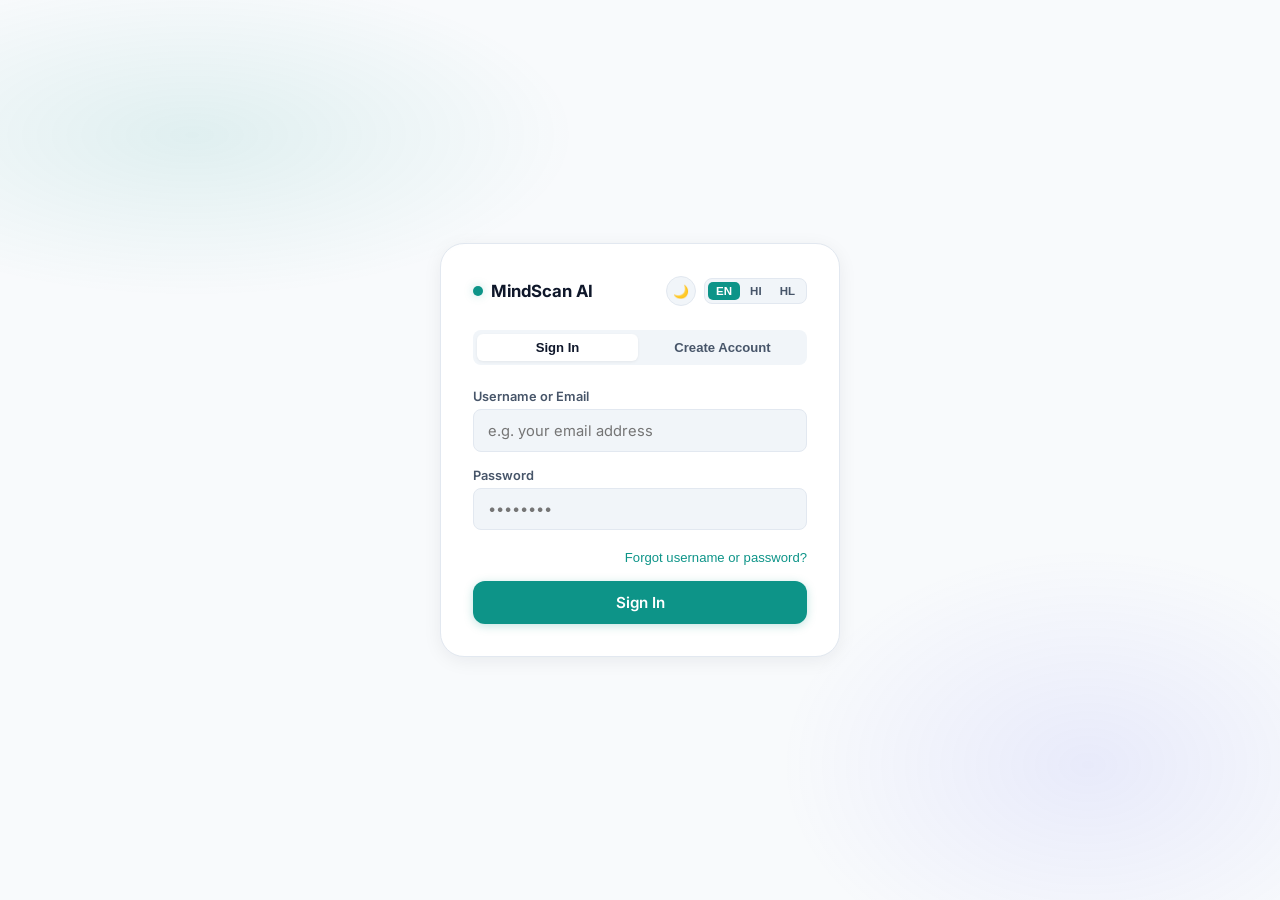
<file: templates/login.html>
<!DOCTYPE html>
<html lang="en" data-theme="light">
<head>
  <meta charset="UTF-8"/>
  <meta name="viewport" content="width=device-width, initial-scale=1.0"/>
  <title>Sign In — MindScan AI</title>
  <meta name="description" content="Sign in or register your account on MindScan AI Mental Health Monitor"/>
  <link rel="preconnect" href="https://fonts.googleapis.com"/>
  <link rel="preconnect" href="https://fonts.gstatic.com" crossorigin/>
  <link rel="stylesheet" href="/static/css/style.css"/>
  <script>
    (function() {
      const theme = localStorage.getItem('mhm_theme') || 'light';
      document.documentElement.setAttribute('data-theme', theme);
    })();
  </script>
  <style>
    .otp-input { letter-spacing: 0.35em; font-size: 1.4rem; text-align: center; font-weight: 700; }
    .step { display: none; }
    .step.active { display: block; }
    .username-reveal { background: var(--accent-dim); border: 1px solid var(--accent); border-radius: var(--radius-sm); padding: 0.75rem 1rem; text-align: center; margin: 0.75rem 0; }
    .username-reveal strong { font-size: 1.15rem; color: var(--accent); display: block; }
  </style>
</head>
<body>

<div class="auth-wrapper">
  <div class="auth-card">

    <!-- Top bar: Logo + Theme + Language -->
    <div class="flex items-center justify-between mb-3">
      <div class="flex items-center gap-1">
        <span class="nav-brand-dot"></span>
        <strong style="font-size:1.05rem; color:var(--text-1);">MindScan AI</strong>
      </div>
      <div class="flex items-center gap-1">
        <button class="theme-btn" id="themeToggle" style="width:30px; height:30px; font-size:0.8rem;" title="Toggle Theme">
          <span id="themeIcon">🌙</span>
        </button>
        <div class="lang-switcher">
          <button class="lang-btn active" data-lang="en">EN</button>
          <button class="lang-btn" data-lang="hi">HI</button>
          <button class="lang-btn" data-lang="hl">HL</button>
        </div>
      </div>
    </div>

    <!-- Auth Tabs -->
    <div class="auth-tabs" id="authTabsRow">
      <button type="button" class="auth-tab active" id="tabSignIn" data-i18n="tab_signin">Sign In</button>
      <button type="button" class="auth-tab" id="tabSignUp" data-i18n="tab_signup">Create Account</button>
    </div>

    <!-- Error Banner -->
    <div id="authError" class="toast error hidden" style="margin-bottom:1rem; position:static;"></div>

    <!-- ── SIGN IN FORM ─────────────────────────────── -->
    <form id="signInForm" onsubmit="return false;">
      <div class="form-group mb-2">
        <label class="form-label" for="loginUsername" data-i18n="lbl_user">Username or Email</label>
        <input class="form-input" type="text" id="loginUsername" placeholder="e.g. your email address" required/>
      </div>

      <div class="form-group mb-2">
        <label class="form-label" for="loginPassword" data-i18n="lbl_pwd">Password</label>
        <input class="form-input" type="password" id="loginPassword" placeholder="••••••••" required/>
      </div>

      <!-- Forgot link -->
      <div style="text-align:right; margin-bottom: 0.9rem;">
        <button type="button" id="btnShowForgot" style="background:none; border:none; color:var(--accent); cursor:pointer; font-size:0.82rem; padding:0;">
          Forgot username or password?
        </button>
      </div>

      <button class="btn btn-primary w-full btn-lg" id="btnSubmitLogin" type="submit">
        <span id="txtLogin" data-i18n="btn_signin">Sign In</span>
        <span id="spinLogin" class="spinner hidden"></span>
      </button>
    </form>

    <!-- ── SIGN UP FORM ─────────────────────────────── -->
    <form id="signUpForm" class="hidden" onsubmit="return false;">
      <div class="form-group mb-2">
        <label class="form-label" for="regName" data-i18n="lbl_name">Full Name</label>
        <input class="form-input" type="text" id="regName" placeholder="Enter your full name" required/>
      </div>

      <div class="form-group mb-2">
        <label class="form-label" for="regEmail" data-i18n="lbl_email">Email Address</label>
        <input class="form-input" type="email" id="regEmail" placeholder="e.g. you@gmail.com" required/>
      </div>

      <div class="form-group mb-3">
        <label class="form-label" for="regPassword" data-i18n="lbl_set_pwd">Create Password</label>
        <input class="form-input" type="password" id="regPassword" placeholder="Minimum 5 characters" required/>
      </div>

      <button class="btn btn-primary w-full btn-lg" id="btnSubmitSignUp" type="submit">
        <span id="txtSignUp" data-i18n="btn_signup">Create My Account</span>
        <span id="spinSignUp" class="spinner hidden"></span>
      </button>
    </form>

    <!-- ── FORGOT PASSWORD FLOW ───────────────────────────────── -->
    <div id="forgotFlow" class="hidden">

      <!-- Back button -->
      <button type="button" id="btnBackToLogin" style="background:none; border:none; color:var(--text-2); cursor:pointer; font-size:0.82rem; margin-bottom:0.75rem; display:flex; align-items:center; gap:4px;">
        ← Back to Sign In
      </button>

      <div class="section-label mb-1">Account Recovery</div>
      <h3 style="font-size:1.05rem; margin-bottom:0.25rem;">Forgot username or password?</h3>

      <!-- Step 1: Enter email -->
      <div id="fpStep1" class="step active">
        <p class="text-xs text-muted mb-3">Enter the email linked to your account and we'll send you a verification code.</p>
        <div class="form-group mb-3">
          <label class="form-label">Email Address</label>
          <input class="form-input" type="email" id="fpEmail" placeholder="e.g. you@gmail.com"/>
        </div>
        <button class="btn btn-primary w-full" id="btnSendOTP">
          <span id="txtSendOTP">Send Verification Code</span>
          <span id="spinSendOTP" class="spinner hidden"></span>
        </button>
      </div>

      <!-- Step 2: Enter OTP + choose action -->
      <div id="fpStep2" class="step">
        <p class="text-xs text-muted mb-2">A 6-digit code was sent to <strong id="sentToEmail"></strong>. Enter it below.</p>
        <div class="form-group mb-2">
          <label class="form-label">Verification Code</label>
          <input class="form-input otp-input" type="text" id="fpOTP" maxlength="6" placeholder="_ _ _ _ _ _"/>
        </div>

        <div style="display:grid; grid-template-columns:1fr 1fr; gap:0.75rem; margin-bottom:0.5rem;">
          <button class="btn btn-outline" id="btnShowUsername">
            See My Username
          </button>
          <button class="btn btn-primary" id="btnGoResetPwd">
            Reset Password
          </button>
        </div>
        <button type="button" id="btnResendOTP" style="background:none; border:none; color:var(--accent); cursor:pointer; font-size:0.78rem; width:100%; text-align:center;">
          Didn't receive? Resend code
        </button>
      </div>

      <!-- Step 3a: Show username -->
      <div id="fpStep3Username" class="step">
        <div class="username-reveal">
          <span class="text-xs text-muted">Your username is:</span>
          <strong id="revealedUsername"></strong>
          <span class="text-xs text-muted">You can now sign in with your username or email.</span>
        </div>
        <button class="btn btn-primary w-full mt-2" id="btnGoLoginAfterUsername">Go to Sign In</button>
      </div>

      <!-- Step 3b: Reset password -->
      <div id="fpStep3Reset" class="step">
        <p class="text-xs text-muted mb-3">Create a new password for your account.</p>
        <div class="form-group mb-2">
          <label class="form-label">New Password</label>
          <input class="form-input" type="password" id="fpNewPwd" placeholder="Minimum 5 characters"/>
        </div>
        <div class="form-group mb-3">
          <label class="form-label">Confirm New Password</label>
          <input class="form-input" type="password" id="fpConfirmPwd" placeholder="Re-enter new password"/>
        </div>
        <button class="btn btn-primary w-full" id="btnDoReset">
          <span id="txtDoReset">Update Password</span>
          <span id="spinDoReset" class="spinner hidden"></span>
        </button>
      </div>

      <!-- Step 4: Success -->
      <div id="fpStep4" class="step" style="text-align:center; padding: 1rem 0;">
        <div style="font-size:2.5rem; margin-bottom:0.5rem;">✅</div>
        <h3 style="color:var(--risk-low);">Password Updated!</h3>
        <p class="text-xs text-muted mt-1 mb-3">You can now sign in with your new password.</p>
        <button class="btn btn-primary" id="btnGoLoginAfterReset">Go to Sign In</button>
      </div>

    </div>

  </div>
</div>

<div id="toast-container"></div>
<script src="/static/js/main.js"></script>
<script>
// ─── State ──────────────────────────────────────────────────────────────────
const tabSignIn  = document.getElementById('tabSignIn');
const tabSignUp  = document.getElementById('tabSignUp');
const signInForm = document.getElementById('signInForm');
const signUpForm = document.getElementById('signUpForm');
const forgotFlow = document.getElementById('forgotFlow');
const authTabs   = document.getElementById('authTabsRow');
const errorEl    = document.getElementById('authError');

let fpVerifiedEmail = '';
let fpVerifiedOTP   = '';

function showError(msg) { errorEl.textContent = msg; errorEl.classList.remove('hidden'); }
function clearError()   { errorEl.classList.add('hidden'); }

// ─── Tab switching ───────────────────────────────────────────────────────────
tabSignIn.addEventListener('click', () => {
  tabSignIn.classList.add('active'); tabSignUp.classList.remove('active');
  signInForm.classList.remove('hidden'); signUpForm.classList.add('hidden');
  forgotFlow.classList.add('hidden'); authTabs.style.display = '';
  clearError();
});
tabSignUp.addEventListener('click', () => {
  tabSignUp.classList.add('active'); tabSignIn.classList.remove('active');
  signUpForm.classList.remove('hidden'); signInForm.classList.add('hidden');
  forgotFlow.classList.add('hidden'); authTabs.style.display = '';
  clearError();
});

// ─── Sign In ─────────────────────────────────────────────────────────────────
document.getElementById('signInForm').addEventListener('submit', async () => {
  clearError();
  const u    = document.getElementById('loginUsername').value.trim();
  const p    = document.getElementById('loginPassword').value.trim();
  const btn  = document.getElementById('btnSubmitLogin');
  const txt  = document.getElementById('txtLogin');
  const spin = document.getElementById('spinLogin');

  btn.disabled = true; txt.classList.add('hidden'); spin.classList.remove('hidden');
  try {
    const res  = await fetch('/api/login', {
      method: 'POST', headers: {'Content-Type':'application/json'},
      body: JSON.stringify({username: u, password: p})
    });
    const data = await res.json();
    if (res.ok && data.success) { window.location.href = '/'; }
    else { showError(data.detail || 'Invalid username or password.'); }
  } catch { showError('Server error. Please try again.'); }
  finally { btn.disabled = false; txt.classList.remove('hidden'); spin.classList.add('hidden'); }
});

// ─── Sign Up ─────────────────────────────────────────────────────────────────
document.getElementById('signUpForm').addEventListener('submit', async () => {
  clearError();
  const name     = document.getElementById('regName').value.trim();
  const email    = document.getElementById('regEmail').value.trim();
  const password = document.getElementById('regPassword').value.trim();
  const btn      = document.getElementById('btnSubmitSignUp');
  const txt      = document.getElementById('txtSignUp');
  const spin     = document.getElementById('spinSignUp');

  btn.disabled = true; txt.classList.add('hidden'); spin.classList.remove('hidden');
  try {
    const res  = await fetch('/api/signup', {
      method: 'POST', headers: {'Content-Type':'application/json'},
      body: JSON.stringify({name, email, password})
    });
    const data = await res.json();
    if (res.ok && data.success) { window.location.href = '/'; }
    else { showError(data.detail || 'Sign up failed. Please check your inputs.'); }
  } catch { showError('Server error. Please try again.'); }
  finally { btn.disabled = false; txt.classList.remove('hidden'); spin.classList.add('hidden'); }
});

// ─── Forgot Password Flow ────────────────────────────────────────────────────
function showForgotStep(stepId) {
  ['fpStep1','fpStep2','fpStep3Username','fpStep3Reset','fpStep4'].forEach(id => {
    document.getElementById(id).classList.remove('active');
  });
  document.getElementById(stepId).classList.add('active');
}

document.getElementById('btnShowForgot').addEventListener('click', () => {
  signInForm.classList.add('hidden');
  signUpForm.classList.add('hidden');
  authTabs.style.display = 'none';
  forgotFlow.classList.remove('hidden');
  showForgotStep('fpStep1');
  clearError();
});

document.getElementById('btnBackToLogin').addEventListener('click', () => {
  forgotFlow.classList.add('hidden');
  authTabs.style.display = '';
  signInForm.classList.remove('hidden');
  tabSignIn.classList.add('active'); tabSignUp.classList.remove('active');
  clearError();
});

// Step 1: Send OTP
async function sendOTP() {
  const email = document.getElementById('fpEmail').value.trim();
  if (!email.includes('@')) { showError('Please enter a valid email address.'); return; }
  clearError();
  const btn  = document.getElementById('btnSendOTP');
  const txt  = document.getElementById('txtSendOTP');
  const spin = document.getElementById('spinSendOTP');
  btn.disabled = true; txt.classList.add('hidden'); spin.classList.remove('hidden');
  try {
    const res  = await fetch('/api/forgot-password', {
      method: 'POST', headers: {'Content-Type':'application/json'},
      body: JSON.stringify({email})
    });
    const data = await res.json();
    if (res.ok && data.success) {
      fpVerifiedEmail = email;
      document.getElementById('sentToEmail').textContent = email;
      showForgotStep('fpStep2');
    } else {
      showError(data.detail || 'Failed to send code. Please try again.');
    }
  } catch { showError('Server error. Please try again.'); }
  finally { btn.disabled = false; txt.classList.remove('hidden'); spin.classList.add('hidden'); }
}
document.getElementById('btnSendOTP').addEventListener('click', sendOTP);
document.getElementById('btnResendOTP').addEventListener('click', sendOTP);

// Step 2a: Show username
document.getElementById('btnShowUsername').addEventListener('click', async () => {
  clearError();
  const otp = document.getElementById('fpOTP').value.trim();
  if (otp.length !== 6) { showError('Please enter the 6-digit code.'); return; }
  try {
    const res  = await fetch('/api/verify-otp', {
      method: 'POST', headers: {'Content-Type':'application/json'},
      body: JSON.stringify({email: fpVerifiedEmail, otp})
    });
    const data = await res.json();
    if (res.ok && data.success) {
      fpVerifiedOTP = otp;
      document.getElementById('revealedUsername').textContent = data.username;
      showForgotStep('fpStep3Username');
    } else {
      showError(data.detail || 'Invalid code.');
    }
  } catch { showError('Server error.'); }
});

// Step 2b: Go to reset password
document.getElementById('btnGoResetPwd').addEventListener('click', async () => {
  clearError();
  const otp = document.getElementById('fpOTP').value.trim();
  if (otp.length !== 6) { showError('Please enter the 6-digit code first.'); return; }
  // Validate OTP before showing reset form
  try {
    const res  = await fetch('/api/verify-otp', {
      method: 'POST', headers: {'Content-Type':'application/json'},
      body: JSON.stringify({email: fpVerifiedEmail, otp})
    });
    const data = await res.json();
    if (res.ok && data.success) {
      fpVerifiedOTP = otp;
      showForgotStep('fpStep3Reset');
    } else {
      showError(data.detail || 'Invalid code.');
    }
  } catch { showError('Server error.'); }
});

// Step 3b: Do reset
document.getElementById('btnDoReset').addEventListener('click', async () => {
  clearError();
  const newPwd  = document.getElementById('fpNewPwd').value.trim();
  const confirm = document.getElementById('fpConfirmPwd').value.trim();
  if (newPwd.length < 5) { showError('Password must be at least 5 characters.'); return; }
  if (newPwd !== confirm) { showError('Passwords do not match.'); return; }
  const btn  = document.getElementById('btnDoReset');
  const txt  = document.getElementById('txtDoReset');
  const spin = document.getElementById('spinDoReset');
  btn.disabled = true; txt.classList.add('hidden'); spin.classList.remove('hidden');
  try {
    const res  = await fetch('/api/reset-password', {
      method: 'POST', headers: {'Content-Type':'application/json'},
      body: JSON.stringify({email: fpVerifiedEmail, otp: fpVerifiedOTP, new_password: newPwd})
    });
    const data = await res.json();
    if (res.ok && data.success) {
      showForgotStep('fpStep4');
    } else {
      showError(data.detail || 'Reset failed. Please try again.');
    }
  } catch { showError('Server error.'); }
  finally { btn.disabled = false; txt.classList.remove('hidden'); spin.classList.add('hidden'); }
});

// Final back to login
['btnGoLoginAfterUsername','btnGoLoginAfterReset'].forEach(id => {
  document.getElementById(id).addEventListener('click', () => {
    forgotFlow.classList.add('hidden');
    authTabs.style.display = '';
    signInForm.classList.remove('hidden');
    tabSignIn.classList.add('active'); tabSignUp.classList.remove('active');
    clearError();
  });
});
</script>
</body>
</html>
</file>
<file: static/css/style.css>
/* ============================================================
   MindScan AI — Complete Adaptive Design System
   Dual Themes: Light (Clean Slate/Teal) & Dark (Deep Matte Navy)
   Glassmorphism | Compact Information Architecture | Mobile Ready
   ============================================================ */

@import url('https://fonts.googleapis.com/css2?family=Inter:wght@300;400;500;600;700;800&family=JetBrains+Mono:wght@400;500&display=swap');

/* ── Light Theme (Default) ─────────────────────────────────── */
:root {
  --bg-base:        #F8FAFC;
  --bg-surface:     #FFFFFF;
  --bg-card:        #FFFFFF;
  --bg-card-subtle: #F1F5F9;
  --bg-card-hover:  #F8FAFC;
  --border:         #E2E8F0;
  --border-accent:  rgba(20, 184, 166, 0.4);

  --accent:         #0D9488;
  --accent-dim:     rgba(13, 148, 136, 0.1);
  --accent-glow:    rgba(13, 148, 136, 0.25);
  --indigo:         #6366F1;
  --indigo-dim:     rgba(99, 102, 241, 0.1);

  --text-1:         #0F172A;
  --text-2:         #475569;
  --text-3:         #94A3B8;

  --risk-low:       #16A34A;
  --risk-low-dim:   rgba(22, 163, 74, 0.12);
  --risk-med:       #D97706;
  --risk-med-dim:   rgba(217, 119, 6, 0.12);
  --risk-high:      #DC2626;
  --risk-high-dim:  rgba(220, 38, 38, 0.12);

  --radius-sm:  8px;
  --radius-md:  12px;
  --radius-lg:  16px;
  --radius-xl:  24px;

  --shadow-sm:   0 1px 3px rgba(0,0,0,0.06);
  --shadow-card: 0 4px 20px -2px rgba(15, 23, 42, 0.08);
  --shadow-glow: 0 0 25px rgba(13, 148, 136, 0.15);

  --font-body: 'Inter', sans-serif;
  --font-mono: 'JetBrains Mono', monospace;

  --nav-h: 64px;
  --transition: 0.2s ease-in-out;
}

/* ── Dark Theme (Toggleable) ───────────────────────────────── */
[data-theme="dark"] {
  --bg-base:        #090D1A;
  --bg-surface:     #0F1424;
  --bg-card:        rgba(255, 255, 255, 0.035);
  --bg-card-subtle: rgba(255, 255, 255, 0.055);
  --bg-card-hover:  rgba(255, 255, 255, 0.07);
  --border:         rgba(255, 255, 255, 0.08);
  --border-accent:  rgba(20, 184, 166, 0.35);

  --accent:         #14B8A6;
  --accent-dim:     rgba(20, 184, 166, 0.15);
  --accent-glow:    rgba(20, 184, 166, 0.35);
  --indigo:         #818CF8;
  --indigo-dim:     rgba(129, 140, 248, 0.15);

  --text-1:         #F8FAFC;
  --text-2:         #94A3B8;
  --text-3:         #64748B;

  --risk-low:       #22C55E;
  --risk-low-dim:   rgba(34, 197, 94, 0.16);
  --risk-med:       #F59E0B;
  --risk-med-dim:   rgba(245, 158, 11, 0.16);
  --risk-high:      #EF4444;
  --risk-high-dim:  rgba(239, 68, 68, 0.16);

  --shadow-card:    0 6px 24px rgba(0, 0, 0, 0.4);
  --shadow-glow:    0 0 35px rgba(20, 184, 166, 0.12);
}

/* ── Reset & Base ──────────────────────────────────────────── */
*, *::before, *::after { box-sizing: border-box; margin: 0; padding: 0; }
html { scroll-behavior: smooth; }
body {
  font-family: var(--font-body);
  background: var(--bg-base);
  color: var(--text-1);
  min-height: 100vh;
  -webkit-font-smoothing: antialiased;
  overflow-x: hidden;
  transition: background-color var(--transition), color var(--transition);
}
a { color: var(--accent); text-decoration: none; transition: opacity var(--transition); }
a:hover { opacity: 0.85; }

/* ── Ambient Background Glow ──────────────────────────────── */
body::before {
  content: '';
  position: fixed; inset: 0; z-index: 0; pointer-events: none;
  background:
    radial-gradient(ellipse 50% 30% at 15% 15%, var(--accent-dim) 0%, transparent 60%),
    radial-gradient(ellipse 40% 40% at 85% 85%, var(--indigo-dim) 0%, transparent 60%);
}

/* ── Navbar ────────────────────────────────────────────────── */
.navbar {
  position: fixed; top: 0; left: 0; right: 0; z-index: 900;
  height: var(--nav-h);
  display: flex; align-items: center;
  padding: 0 1.5rem;
  background: var(--bg-surface);
  border-bottom: 1px solid var(--border);
  gap: 1.5rem;
  box-shadow: var(--shadow-sm);
  transition: background-color var(--transition), border-color var(--transition);
}
[data-theme="dark"] .navbar {
  background: rgba(15, 20, 36, 0.85);
  backdrop-filter: blur(16px);
}

.nav-brand {
  display: flex; align-items: center; gap: 10px;
  font-size: 1.05rem; font-weight: 700; color: var(--text-1);
  white-space: nowrap; text-decoration: none;
}
.nav-brand-dot {
  width: 10px; height: 10px; border-radius: 50%;
  background: var(--accent);
  box-shadow: 0 0 10px var(--accent-glow);
}
.nav-links { display: flex; align-items: center; gap: 0.35rem; flex: 1; }
.nav-link {
  padding: 0.45rem 0.85rem;
  border-radius: var(--radius-sm);
  font-size: 0.875rem; font-weight: 500;
  color: var(--text-2);
  transition: all var(--transition);
  text-decoration: none;
}
.nav-link:hover  { color: var(--text-1); background: var(--bg-card-subtle); }
.nav-link.active { color: var(--accent); background: var(--accent-dim); font-weight: 600; }

.nav-right { display: flex; align-items: center; gap: 0.65rem; margin-left: auto; }

/* Theme Toggle Button */
.theme-btn {
  width: 36px; height: 36px; border-radius: 50%;
  border: 1px solid var(--border);
  background: var(--bg-card-subtle); color: var(--text-1);
  display: flex; align-items: center; justify-content: center;
  cursor: pointer; transition: all var(--transition);
}
.theme-btn:hover { border-color: var(--accent); transform: scale(1.05); }

/* Language Switcher */
.lang-switcher {
  display: flex; align-items: center; gap: 2px;
  background: var(--bg-card-subtle); border: 1px solid var(--border);
  border-radius: var(--radius-sm); padding: 3px;
}
.lang-btn {
  padding: 3px 8px; border-radius: 5px; border: none;
  font-size: 0.72rem; font-weight: 700; cursor: pointer;
  background: transparent; color: var(--text-2);
  transition: all var(--transition);
}
.lang-btn.active { background: var(--accent); color: #FFF; }
[data-theme="dark"] .lang-btn.active { color: #000; }

/* User chip */
.user-chip {
  display: flex; align-items: center; gap: 6px;
  padding: 4px 10px 4px 4px;
  background: var(--bg-card-subtle); border: 1px solid var(--border);
  border-radius: 99px; font-size: 0.8rem; color: var(--text-2);
  font-weight: 500;
}
.user-avatar {
  width: 24px; height: 24px; border-radius: 50%;
  background: var(--accent);
  display: flex; align-items: center; justify-content: center;
  font-size: 0.72rem; font-weight: 700; color: #FFF;
}
[data-theme="dark"] .user-avatar { color: #000; }

.btn-logout {
  padding: 4px 10px; border-radius: var(--radius-sm);
  border: 1px solid var(--border);
  background: transparent; color: var(--text-3);
  font-size: 0.75rem; cursor: pointer;
  transition: all var(--transition);
}
.btn-logout:hover { border-color: var(--risk-high); color: var(--risk-high); }

/* ── Layout Containers ─────────────────────────────────────── */
.page-wrapper {
  position: relative; z-index: 1;
  padding-top: calc(var(--nav-h) + 1.75rem);
  padding-bottom: 3rem;
  min-height: 100vh;
}
.container { max-width: 1080px; margin: 0 auto; padding: 0 1.25rem; }
.container-sm { max-width: 780px; margin: 0 auto; padding: 0 1.25rem; }

/* ── Cards ─────────────────────────────────────────────────── */
.card {
  background: var(--bg-card);
  border: 1px solid var(--border);
  border-radius: var(--radius-lg);
  padding: 1.5rem;
  box-shadow: var(--shadow-card);
  transition: all var(--transition);
}
.card:hover { border-color: var(--border-accent); }
.card-sm { padding: 1rem 1.25rem; border-radius: var(--radius-md); }

/* ── Buttons ───────────────────────────────────────────────── */
.btn {
  display: inline-flex; align-items: center; justify-content: center; gap: 8px;
  padding: 0.6rem 1.25rem; border-radius: var(--radius-sm);
  font-family: var(--font-body); font-size: 0.88rem; font-weight: 600;
  cursor: pointer; transition: all var(--transition);
  border: none; outline: none; text-decoration: none;
}
.btn-primary {
  background: var(--accent); color: #FFF;
  box-shadow: 0 2px 10px var(--accent-glow);
}
[data-theme="dark"] .btn-primary { color: #000; }
.btn-primary:hover { transform: translateY(-1px); opacity: 0.95; }
.btn-primary:active { transform: translateY(0); }

.btn-outline {
  background: transparent; color: var(--text-1);
  border: 1px solid var(--border);
}
.btn-outline:hover { border-color: var(--accent); color: var(--accent); background: var(--accent-dim); }

.btn-ghost { background: transparent; color: var(--text-2); border: 1px solid transparent; }
.btn-ghost:hover { background: var(--bg-card-subtle); color: var(--text-1); }

.btn-danger {
  background: var(--risk-high-dim); color: var(--risk-high);
  border: 1px solid rgba(220, 38, 38, 0.25);
}
.btn-danger:hover { background: rgba(220, 38, 38, 0.25); }

.btn-lg { padding: 0.75rem 1.75rem; font-size: 0.95rem; border-radius: var(--radius-md); }
.btn-sm { padding: 0.35rem 0.85rem; font-size: 0.78rem; }

/* ── Badges ────────────────────────────────────────────────── */
.badge {
  display: inline-flex; align-items: center; gap: 4px;
  padding: 3px 8px; border-radius: 99px;
  font-size: 0.72rem; font-weight: 700;
  text-transform: uppercase; letter-spacing: 0.04em;
}
.badge-low    { background: var(--risk-low-dim);  color: var(--risk-low);  border: 1px solid rgba(22, 163, 74, 0.25); }
.badge-medium { background: var(--risk-med-dim);  color: var(--risk-med);  border: 1px solid rgba(217, 119, 6, 0.25); }
.badge-high   { background: var(--risk-high-dim); color: var(--risk-high); border: 1px solid rgba(220, 38, 38, 0.25); }
.badge-teal   { background: var(--accent-dim);    color: var(--accent);    border: 1px solid var(--border-accent); }
.badge-indigo { background: var(--indigo-dim);    color: var(--indigo);    border: 1px solid rgba(99, 102, 241, 0.25); }

/* ── Typography & Section Headers ─────────────────────────── */
.section-label {
  font-size: 0.72rem; font-weight: 700;
  text-transform: uppercase; letter-spacing: 0.08em;
  color: var(--accent); margin-bottom: 0.25rem;
}
h1 { font-size: clamp(1.6rem, 3.5vw, 2.3rem); font-weight: 800; line-height: 1.2; color: var(--text-1); }
h2 { font-size: clamp(1.25rem, 2.5vw, 1.6rem); font-weight: 700; color: var(--text-1); }
h3 { font-size: 1.05rem; font-weight: 600; color: var(--text-1); }
p  { color: var(--text-2); line-height: 1.6; font-size: 0.92rem; }

/* ── Compact Dashboard Tiles ───────────────────────────────── */
.stat-grid { display: grid; grid-template-columns: repeat(auto-fit, minmax(180px, 1fr)); gap: 0.85rem; }
.stat-tile {
  background: var(--bg-card); border: 1px solid var(--border);
  border-radius: var(--radius-md); padding: 1.1rem 1.25rem;
  display: flex; flex-direction: column; gap: 3px;
  box-shadow: var(--shadow-sm);
}
.stat-value { font-size: 1.65rem; font-weight: 800; color: var(--text-1); line-height: 1.1; }
.stat-label { font-size: 0.78rem; color: var(--text-3); font-weight: 600; }
.stat-sub   { font-size: 0.72rem; color: var(--text-3); }

/* ── Form Inputs ───────────────────────────────────────────── */
.form-group { display: flex; flex-direction: column; gap: 5px; }
.form-label { font-size: 0.8rem; font-weight: 600; color: var(--text-2); }
.form-input, .form-textarea {
  background: var(--bg-card-subtle); border: 1px solid var(--border);
  border-radius: var(--radius-sm); color: var(--text-1);
  font-family: var(--font-body); font-size: 0.92rem;
  padding: 0.7rem 0.9rem; outline: none;
  transition: all var(--transition); width: 100%;
}
.form-input:focus, .form-textarea:focus {
  border-color: var(--accent);
  background: var(--bg-card);
  box-shadow: 0 0 0 3px var(--accent-dim);
}
.form-textarea { resize: vertical; min-height: 120px; line-height: 1.55; }

/* ── Sample Chips ──────────────────────────────────────────── */
.sample-chips { display: flex; flex-wrap: wrap; gap: 6px; }
.sample-chip {
  padding: 5px 11px; border-radius: var(--radius-sm);
  border: 1px solid var(--border);
  background: var(--bg-card-subtle); color: var(--text-2);
  font-size: 0.76rem; cursor: pointer; font-weight: 500;
  transition: all var(--transition);
}
.sample-chip:hover { border-color: var(--accent); color: var(--accent); background: var(--accent-dim); }

/* ── Progress Bar & Risk Gauge ─────────────────────────────── */
.progress-bar { height: 6px; border-radius: 99px; background: var(--border); overflow: hidden; }
.progress-fill { height: 100%; border-radius: 99px; background: var(--accent); transition: width 0.6s ease; }

.risk-gauge-wrap { display: flex; align-items: center; gap: 1.25rem; }
.risk-score-num { font-size: 2.8rem; font-weight: 800; font-family: var(--font-mono); line-height: 1; }
.risk-score-low    { color: var(--risk-low); }
.risk-score-medium { color: var(--risk-med); }
.risk-score-high   { color: var(--risk-high); }

/* ── Indicator Pills ───────────────────────────────────────── */
.indicator-list { display: flex; flex-wrap: wrap; gap: 5px; margin-top: 0.4rem; }
.indicator-pill { padding: 3px 10px; border-radius: 99px; font-size: 0.72rem; font-weight: 600; }
.indicator-high   { background: var(--risk-high-dim); color: var(--risk-high); }
.indicator-medium { background: var(--risk-med-dim);  color: var(--risk-med);  }
.indicator-pos    { background: var(--risk-low-dim);  color: var(--risk-low);  }

/* ── Action Steps & Guidance Cards ─────────────────────────── */
.guidance-box {
  border-radius: var(--radius-md);
  background: var(--bg-card-subtle);
  border: 1px solid var(--border);
  padding: 1.25rem;
}
.guidance-box.high   { border-color: rgba(220, 38, 38, 0.35); background: var(--risk-high-dim); }
.guidance-box.medium { border-color: rgba(217, 119, 6, 0.35); background: var(--risk-med-dim); }
.guidance-box.low    { border-color: rgba(22, 163, 74, 0.35); background: var(--risk-low-dim); }

.action-step-item {
  display: flex; gap: 10px; align-items: flex-start;
  padding: 0.65rem 0.85rem; border-radius: var(--radius-sm);
  background: var(--bg-card); border: 1px solid var(--border);
  margin-top: 0.4rem; font-size: 0.85rem; color: var(--text-1);
}

/* ── Helpline Contacts Grid ────────────────────────────────── */
.helpline-grid { display: grid; grid-template-columns: repeat(auto-fit, minmax(220px, 1fr)); gap: 0.65rem; margin-top: 0.75rem; }
.helpline-card {
  padding: 0.75rem 1rem; border-radius: var(--radius-sm);
  background: var(--bg-card); border: 1px solid var(--border);
  display: flex; flex-direction: column; gap: 3px;
  text-decoration: none; transition: all var(--transition);
}
.helpline-card:hover { border-color: var(--accent); transform: translateY(-1px); }
.helpline-name { font-size: 0.75rem; font-weight: 700; color: var(--text-2); }
.helpline-num  { font-size: 0.95rem; font-weight: 800; color: var(--accent); }
.helpline-desc { font-size: 0.68rem; color: var(--text-3); }

/* ── Table ─────────────────────────────────────────────────── */
.data-table { width: 100%; border-collapse: collapse; font-size: 0.85rem; }
.data-table th {
  padding: 0.7rem 0.9rem; text-align: left;
  font-size: 0.72rem; font-weight: 700;
  text-transform: uppercase; letter-spacing: 0.05em;
  color: var(--text-3); border-bottom: 1px solid var(--border);
}
.data-table td { padding: 0.75rem 0.9rem; border-bottom: 1px solid var(--border); color: var(--text-2); }
.data-table tr:hover td { background: var(--bg-card-subtle); color: var(--text-1); }

/* ── Auth / Login Modal & Tabs ─────────────────────────────── */
.auth-wrapper {
  min-height: 100vh; display: flex; align-items: center; justify-content: center;
  padding: 1.5rem;
}
.auth-card {
  width: 100%; max-width: 400px;
  background: var(--bg-surface);
  border: 1px solid var(--border);
  border-radius: var(--radius-xl);
  padding: 2rem;
  box-shadow: var(--shadow-card);
}
.auth-tabs {
  display: flex; gap: 4px;
  background: var(--bg-card-subtle); border-radius: var(--radius-sm);
  padding: 4px; margin-bottom: 1.5rem;
}
.auth-tab {
  flex: 1; padding: 6px 0; text-align: center; border-radius: 6px;
  font-size: 0.82rem; font-weight: 600; color: var(--text-2);
  cursor: pointer; border: none; background: transparent;
  transition: all var(--transition);
}
.auth-tab.active { background: var(--bg-surface); color: var(--text-1); box-shadow: var(--shadow-sm); }

/* ── Accordion ─────────────────────────────────────────────── */
.accordion-item { border-bottom: 1px solid var(--border); }
.accordion-btn {
  width: 100%; display: flex; justify-content: space-between; align-items: center;
  padding: 0.9rem 0; background: none; border: none;
  font-family: var(--font-body); font-size: 0.92rem; font-weight: 600;
  color: var(--text-1); cursor: pointer; text-align: left;
}
.accordion-btn:hover { color: var(--accent); }
.accordion-icon { color: var(--text-3); font-size: 1.1rem; }
.accordion-body { max-height: 0; overflow: hidden; transition: max-height 0.35s ease; }
.accordion-body.open { max-height: 400px; }
.accordion-body p { padding-bottom: 0.9rem; color: var(--text-2); font-size: 0.86rem; }

/* ── Toast & Spinner ───────────────────────────────────────── */
#toast-container { position: fixed; bottom: 1.5rem; right: 1.5rem; z-index: 9999; display: flex; flex-direction: column; gap: 6px; }
.toast {
  padding: 0.75rem 1.1rem; border-radius: var(--radius-md);
  background: var(--bg-surface); border: 1px solid var(--border);
  color: var(--text-1); font-size: 0.84rem; font-weight: 500;
  box-shadow: var(--shadow-card);
}
.toast.success { border-color: var(--risk-low-dim); color: var(--risk-low); }
.toast.error   { border-color: var(--risk-high-dim); color: var(--risk-high); }

.spinner {
  width: 18px; height: 18px; border-radius: 50%;
  border: 2px solid rgba(255,255,255,0.3); border-top-color: var(--text-1);
  animation: spin 0.7s linear infinite;
}
@keyframes spin { to { transform: rotate(360deg); } }

/* ── Utilities ─────────────────────────────────────────────── */
.flex { display: flex; }
.flex-col { display: flex; flex-direction: column; }
.items-center { align-items: center; }
.justify-between { justify-content: space-between; }
.gap-1 { gap: 0.5rem; }
.gap-2 { gap: 1rem; }
.gap-3 { gap: 1.5rem; }
.mt-1 { margin-top: 0.5rem; }
.mt-2 { margin-top: 1rem; }
.mt-3 { margin-top: 1.5rem; }
.mb-1 { margin-bottom: 0.5rem; }
.mb-2 { margin-bottom: 1rem; }
.mb-3 { margin-bottom: 1.5rem; }
.text-accent { color: var(--accent); }
.text-muted  { color: var(--text-3); }
.text-xs     { font-size: 0.75rem; }
.text-sm     { font-size: 0.85rem; }
.font-mono   { font-family: var(--font-mono); }
.w-full      { width: 100%; }
.hidden      { display: none !important; }

/* Responsive adjustments */
.nav-toggle { display: none; background: none; border: none; color: var(--text-1); cursor: pointer; padding: 4px; }
@media (max-width: 768px) {
  .nav-links {
    display: none; position: fixed; top: var(--nav-h); left: 0; right: 0;
    background: var(--bg-surface); flex-direction: column; padding: 1rem;
    border-bottom: 1px solid var(--border); box-shadow: var(--shadow-card);
  }
  .nav-links.open { display: flex; }
  .nav-toggle { display: flex; }
}
</file>
